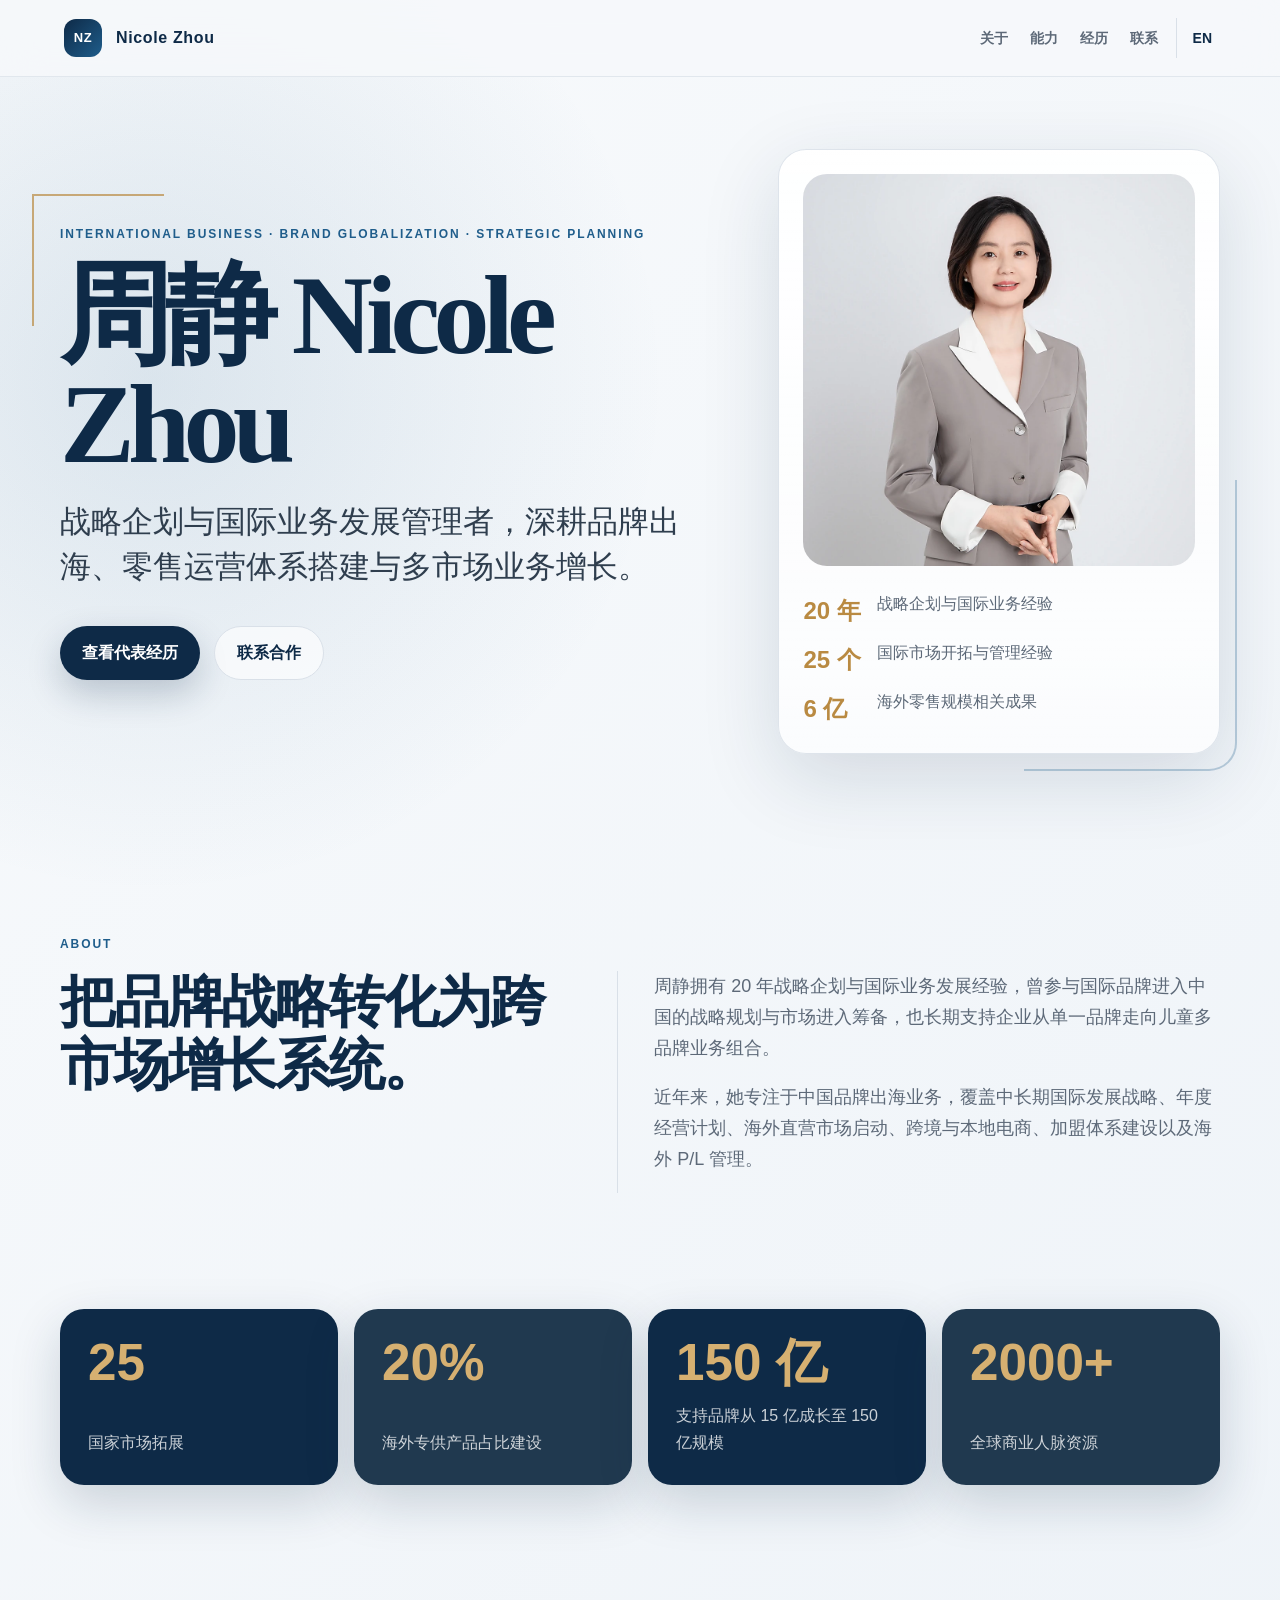
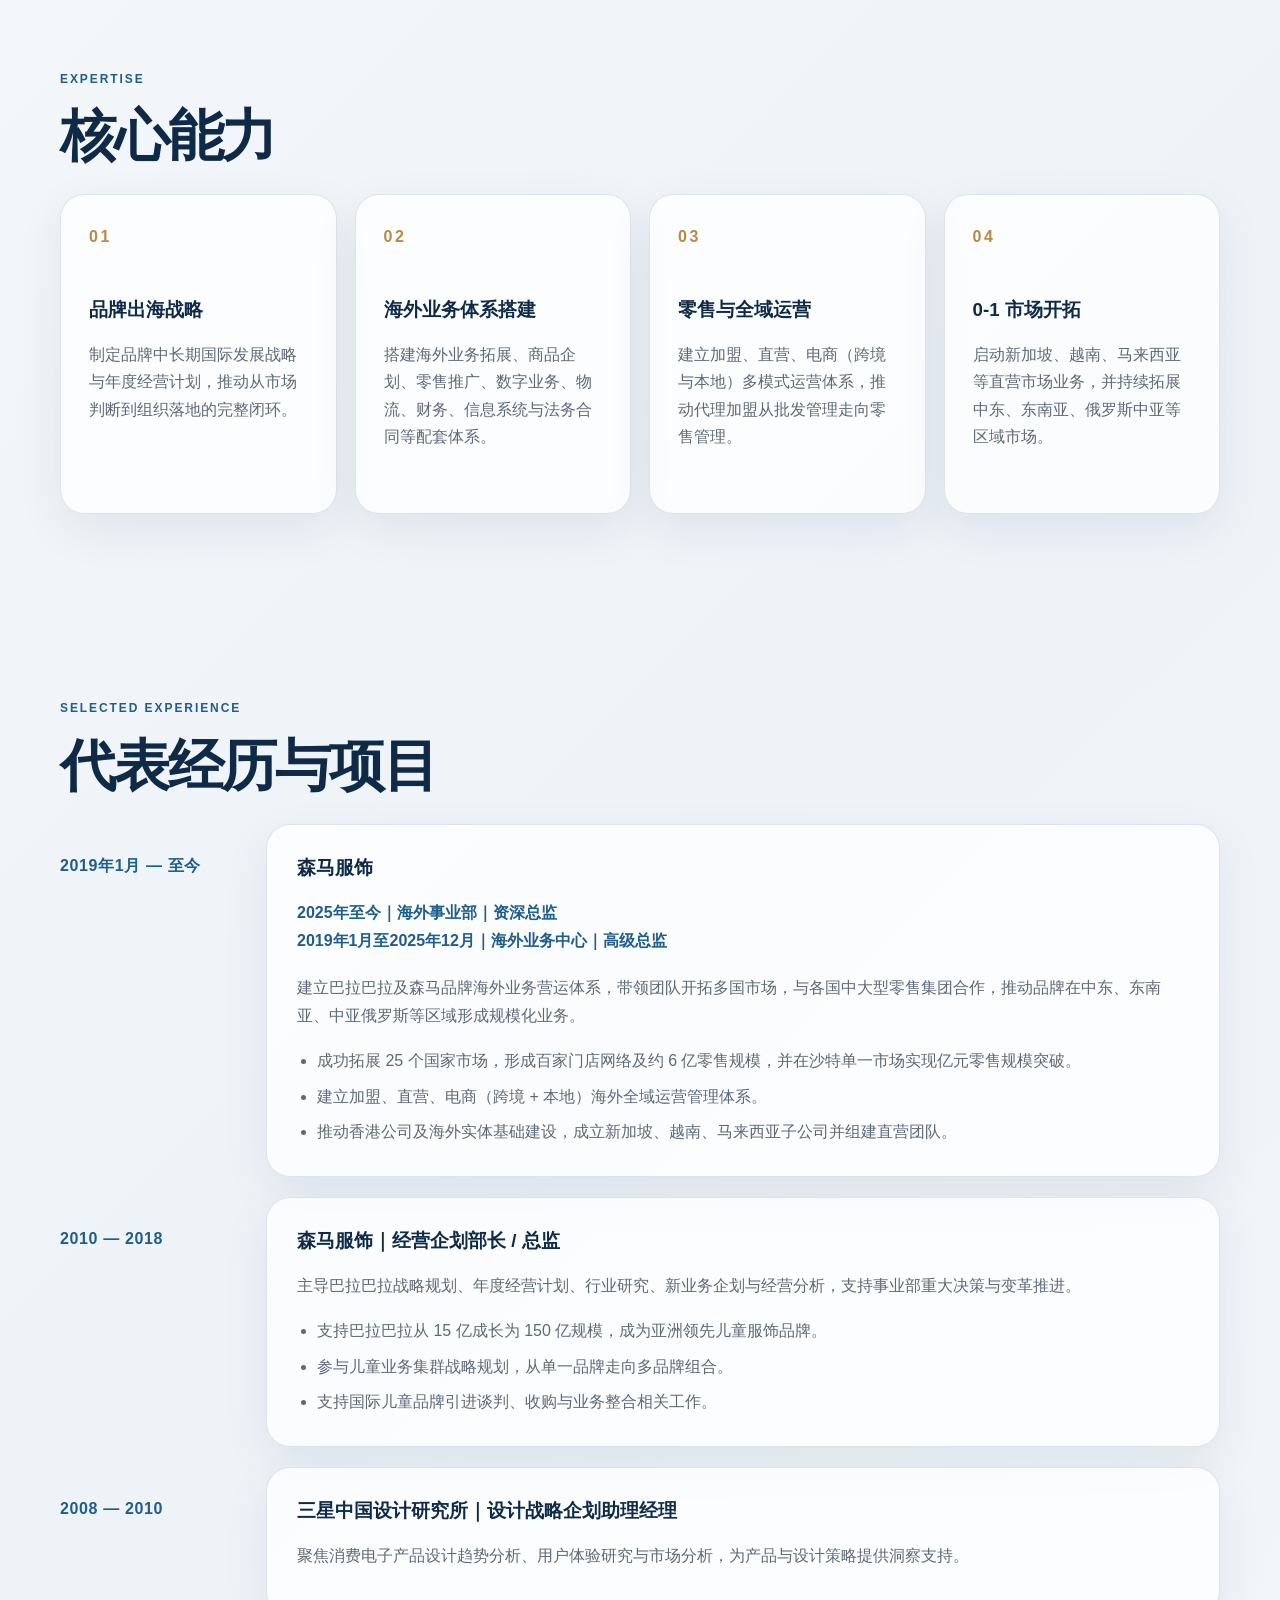
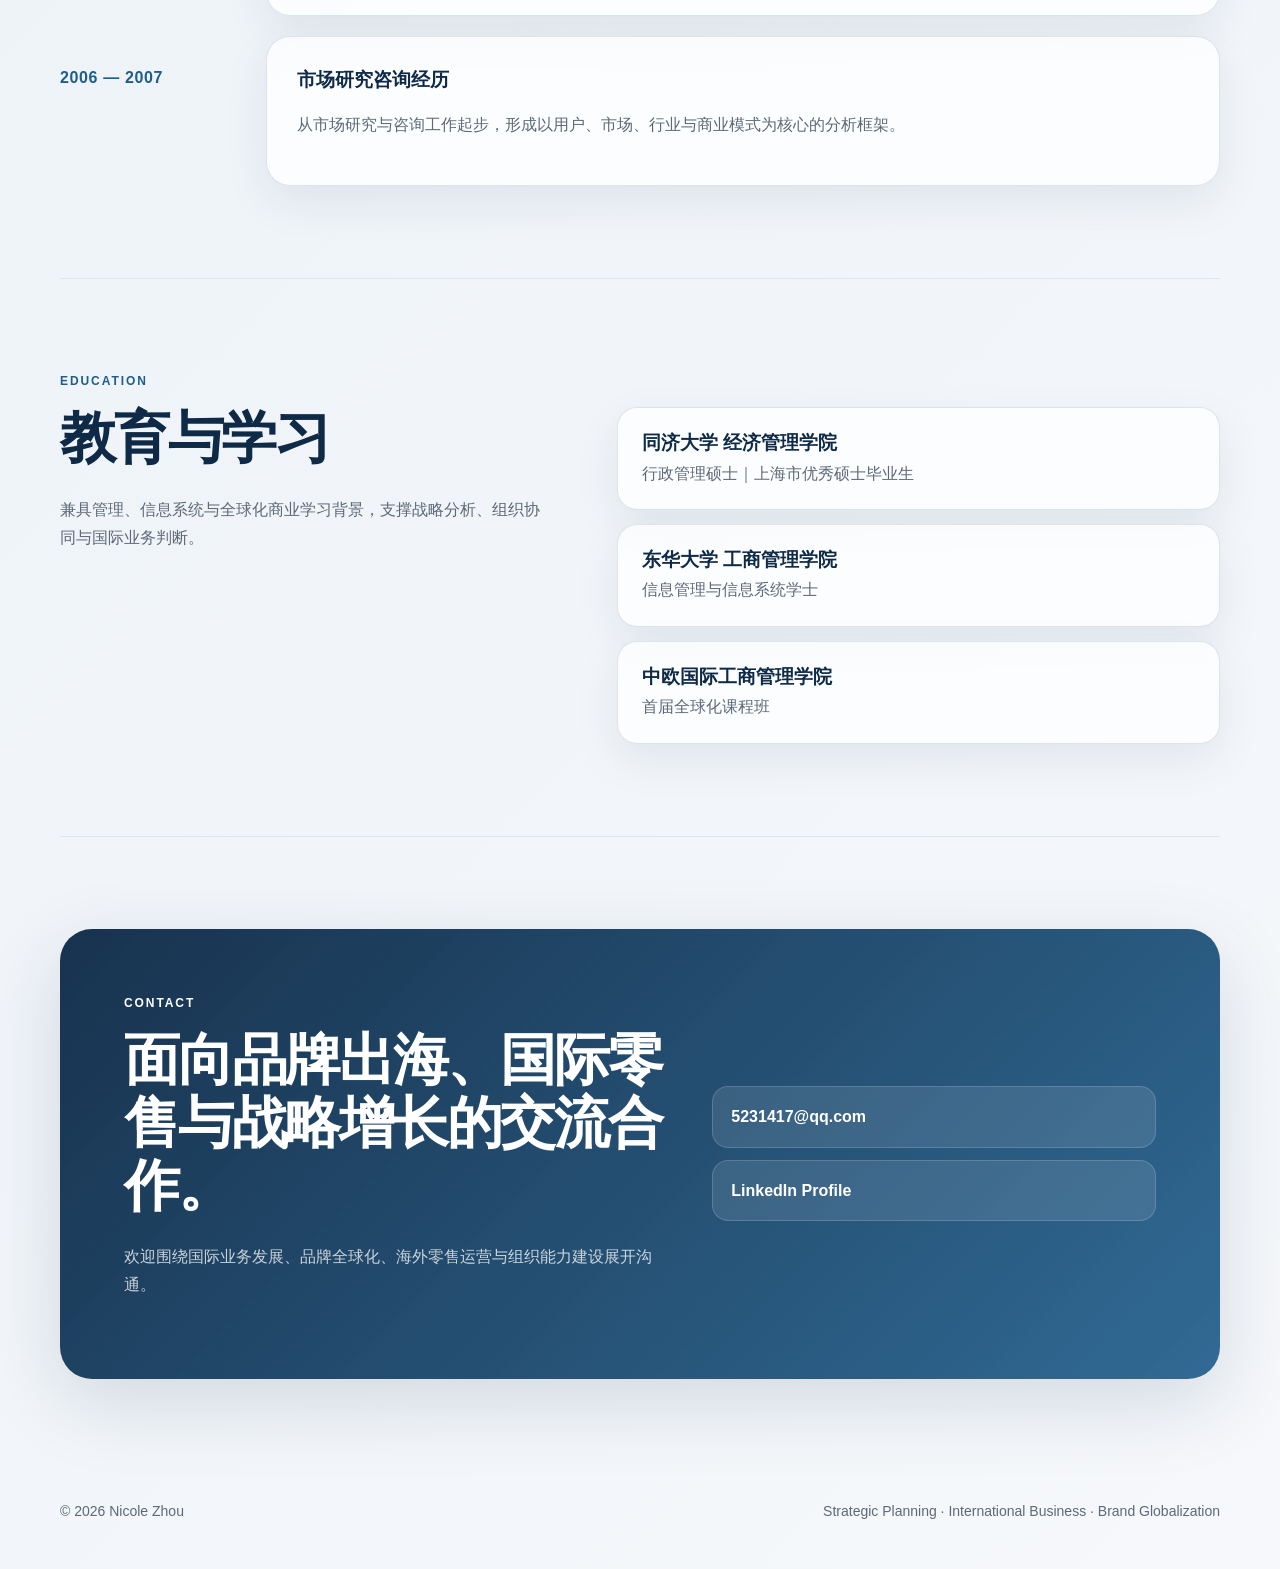
<file: index.html>
﻿<!doctype html>
<html lang="zh-CN">
<head>
  <meta charset="utf-8" />
  <meta name="viewport" content="width=device-width, initial-scale=1" />
  <title>周静 Nicole Zhou｜国际业务与品牌出海</title>
  <meta name="description" content="周静 Nicole Zhou，专注战略企划、国际业务发展、品牌出海与零售运营管理的个人作品集网站。" />
  <link rel="canonical" href="https://zjivy.github.io/zhoujing-portfolio/" />
  <link rel="alternate" hreflang="zh-CN" href="https://zjivy.github.io/zhoujing-portfolio/" />
  <link rel="alternate" hreflang="en" href="https://zjivy.github.io/zhoujing-portfolio/en/" />
  <link rel="alternate" hreflang="x-default" href="https://zjivy.github.io/zhoujing-portfolio/" />
  <link rel="stylesheet" href="./styles.css" />
</head>
<body>
  <header class="site-header">
    <a class="brand" href="#top" aria-label="周静个人网站首页">
      <span class="brand-mark">NZ</span>
      <span>Nicole Zhou</span>
    </a>
    <nav class="nav" aria-label="主导航">
      <a href="#about">关于</a>
      <a href="#expertise">能力</a>
      <a href="#work">经历</a>
      <a href="#contact">联系</a>
      <a class="language-link" href="./en/" lang="en" aria-label="View English version">EN</a>
    </nav>
  </header>

  <main id="top">
    <section class="hero section-grid">
      <div class="hero-copy reveal">
        <p class="eyebrow">International Business · Brand Globalization · Strategic Planning</p>
        <h1>周静 Nicole Zhou</h1>
        <p class="lead">战略企划与国际业务发展管理者，深耕品牌出海、零售运营体系搭建与多市场业务增长。</p>
        <div class="hero-actions">
          <a class="button primary" href="#work">查看代表经历</a>
          <a class="button secondary" href="#contact">联系合作</a>
        </div>
      </div>
      <aside class="hero-card reveal delay-1" aria-label="个人概览">
        <div class="portrait-wrap">
          <img src="./assets/zhoujing-profile.webp" alt="周静 Nicole Zhou 职业照片" />
        </div>
        <div class="profile-facts">
          <span>20 年</span>
          <p>战略企划与国际业务经验</p>
          <span>25 个</span>
          <p>国际市场开拓与管理经验</p>
          <span>6 亿</span>
          <p>海外零售规模相关成果</p>
        </div>
      </aside>
    </section>

    <section id="about" class="section about">
      <div class="section-kicker">About</div>
      <div class="split">
        <h2>把品牌战略转化为跨市场增长系统。</h2>
        <div class="copy-block">
          <p>周静拥有 20 年战略企划与国际业务发展经验，曾参与国际品牌进入中国的战略规划与市场进入筹备，也长期支持企业从单一品牌走向儿童多品牌业务组合。</p>
          <p>近年来，她专注于中国品牌出海业务，覆盖中长期国际发展战略、年度经营计划、海外直营市场启动、跨境与本地电商、加盟体系建设以及海外 P/L 管理。</p>
        </div>
      </div>
    </section>

    <section class="metrics section" aria-label="关键成果">
      <div class="metric reveal">
        <strong>25</strong>
        <span>国家市场拓展</span>
      </div>
      <div class="metric reveal delay-1">
        <strong>20%</strong>
        <span>海外专供产品占比建设</span>
      </div>
      <div class="metric reveal delay-2">
        <strong>150 亿</strong>
        <span>支持品牌从 15 亿成长至 150 亿规模</span>
      </div>
      <div class="metric reveal delay-3">
        <strong>2000+</strong>
        <span>全球商业人脉资源</span>
      </div>
    </section>

    <section id="expertise" class="section expertise">
      <div class="section-kicker">Expertise</div>
      <h2>核心能力</h2>
      <div class="cards">
        <article class="card reveal">
          <span class="card-index">01</span>
          <h3>品牌出海战略</h3>
          <p>制定品牌中长期国际发展战略与年度经营计划，推动从市场判断到组织落地的完整闭环。</p>
        </article>
        <article class="card reveal delay-1">
          <span class="card-index">02</span>
          <h3>海外业务体系搭建</h3>
          <p>搭建海外业务拓展、商品企划、零售推广、数字业务、物流、财务、信息系统与法务合同等配套体系。</p>
        </article>
        <article class="card reveal delay-2">
          <span class="card-index">03</span>
          <h3>零售与全域运营</h3>
          <p>建立加盟、直营、电商（跨境与本地）多模式运营体系，推动代理加盟从批发管理走向零售管理。</p>
        </article>
        <article class="card reveal delay-3">
          <span class="card-index">04</span>
          <h3>0-1 市场开拓</h3>
          <p>启动新加坡、越南、马来西亚等直营市场业务，并持续拓展中东、东南亚、俄罗斯中亚等区域市场。</p>
        </article>
      </div>
    </section>

    <section id="work" class="section work">
      <div class="section-kicker">Selected Experience</div>
      <h2>代表经历与项目</h2>
      <div class="timeline">
        <article class="timeline-item reveal">
          <div class="time">2019年1月 — 至今</div>
          <div class="timeline-card">
            <h3>森马服饰</h3>
            <p class="role-history"><strong>2025年至今｜海外事业部｜资深总监</strong><br /><strong>2019年1月至2025年12月｜海外业务中心｜高级总监</strong></p>
            <p>建立巴拉巴拉及森马品牌海外业务营运体系，带领团队开拓多国市场，与各国中大型零售集团合作，推动品牌在中东、东南亚、中亚俄罗斯等区域形成规模化业务。</p>
            <ul>
              <li>成功拓展 25 个国家市场，形成百家门店网络及约 6 亿零售规模，并在沙特单一市场实现亿元零售规模突破。</li>
              <li>建立加盟、直营、电商（跨境 + 本地）海外全域运营管理体系。</li>
              <li>推动香港公司及海外实体基础建设，成立新加坡、越南、马来西亚子公司并组建直营团队。</li>
            </ul>
          </div>
        </article>
        <article class="timeline-item reveal delay-1">
          <div class="time">2010 — 2018</div>
          <div class="timeline-card">
            <h3>森马服饰｜经营企划部长 / 总监</h3>
            <p>主导巴拉巴拉战略规划、年度经营计划、行业研究、新业务企划与经营分析，支持事业部重大决策与变革推进。</p>
            <ul>
              <li>支持巴拉巴拉从 15 亿成长为 150 亿规模，成为亚洲领先儿童服饰品牌。</li>
              <li>参与儿童业务集群战略规划，从单一品牌走向多品牌组合。</li>
              <li>支持国际儿童品牌引进谈判、收购与业务整合相关工作。</li>
            </ul>
          </div>
        </article>
        <article class="timeline-item reveal delay-2">
          <div class="time">2008 — 2010</div>
          <div class="timeline-card">
            <h3>三星中国设计研究所｜设计战略企划助理经理</h3>
            <p>聚焦消费电子产品设计趋势分析、用户体验研究与市场分析，为产品与设计策略提供洞察支持。</p>
          </div>
        </article>
        <article class="timeline-item reveal delay-3">
          <div class="time">2006 — 2007</div>
          <div class="timeline-card">
            <h3>市场研究咨询经历</h3>
            <p>从市场研究与咨询工作起步，形成以用户、市场、行业与商业模式为核心的分析框架。</p>
          </div>
        </article>
      </div>
    </section>

    <section class="section education">
      <div class="section-kicker">Education</div>
      <div class="education-grid">
        <div>
          <h2>教育与学习</h2>
          <p>兼具管理、信息系统与全球化商业学习背景，支撑战略分析、组织协同与国际业务判断。</p>
        </div>
        <div class="edu-list">
          <article>
            <h3>同济大学 经济管理学院</h3>
            <p>行政管理硕士｜上海市优秀硕士毕业生</p>
          </article>
          <article>
            <h3>东华大学 工商管理学院</h3>
            <p>信息管理与信息系统学士</p>
          </article>
          <article>
            <h3>中欧国际工商管理学院</h3>
            <p>首届全球化课程班</p>
          </article>
        </div>
      </div>
    </section>

    <section id="contact" class="section contact">
      <div class="contact-panel reveal">
        <div>
          <div class="section-kicker">Contact</div>
          <h2>面向品牌出海、国际零售与战略增长的交流合作。</h2>
          <p>欢迎围绕国际业务发展、品牌全球化、海外零售运营与组织能力建设展开沟通。</p>
        </div>
        <div class="contact-links">
          <a href="mailto:5231417@qq.com">5231417@qq.com</a>
          <a href="https://www.linkedin.com/in/nicole-zhou-3ba144138" target="_blank" rel="noopener noreferrer">LinkedIn Profile</a>
        </div>
      </div>
    </section>
  </main>

  <footer class="footer">
    <span>© 2026 Nicole Zhou</span>
    <span>Strategic Planning · International Business · Brand Globalization</span>
  </footer>
</body>
</html>
</file>
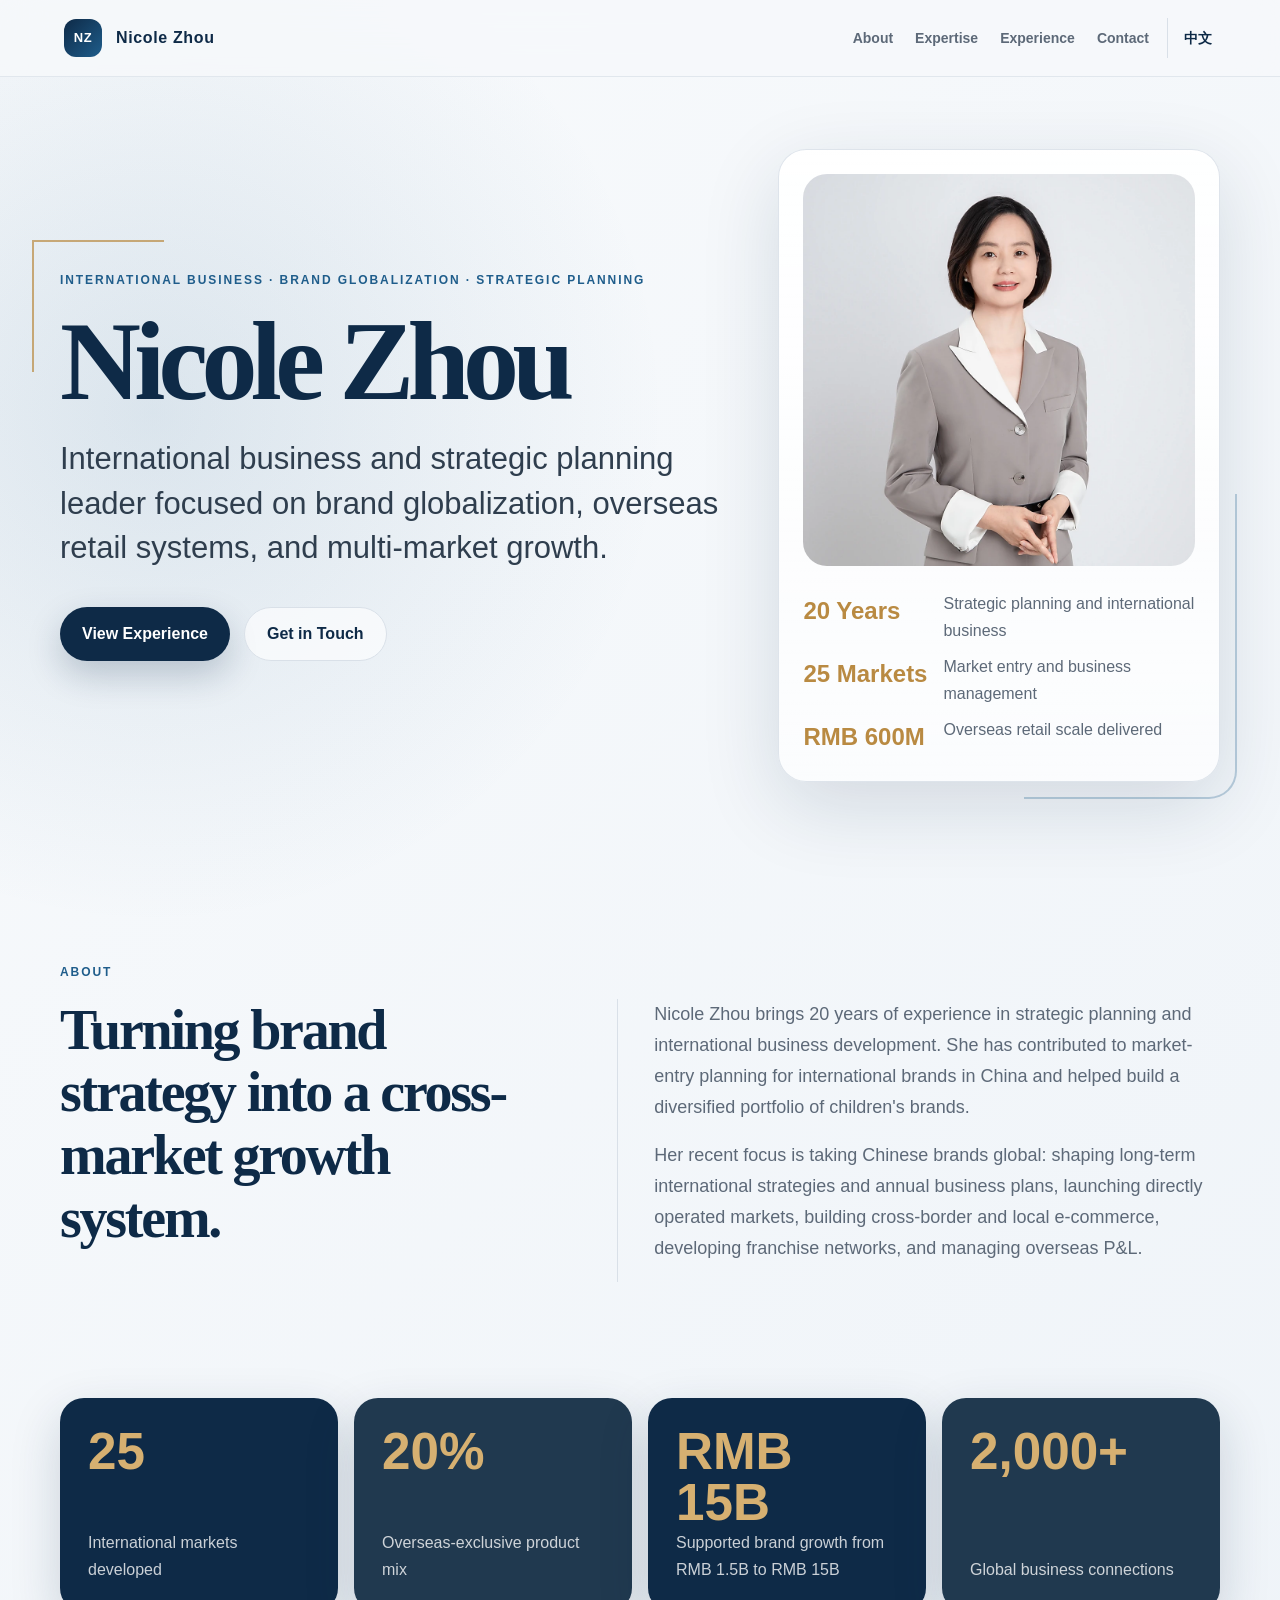
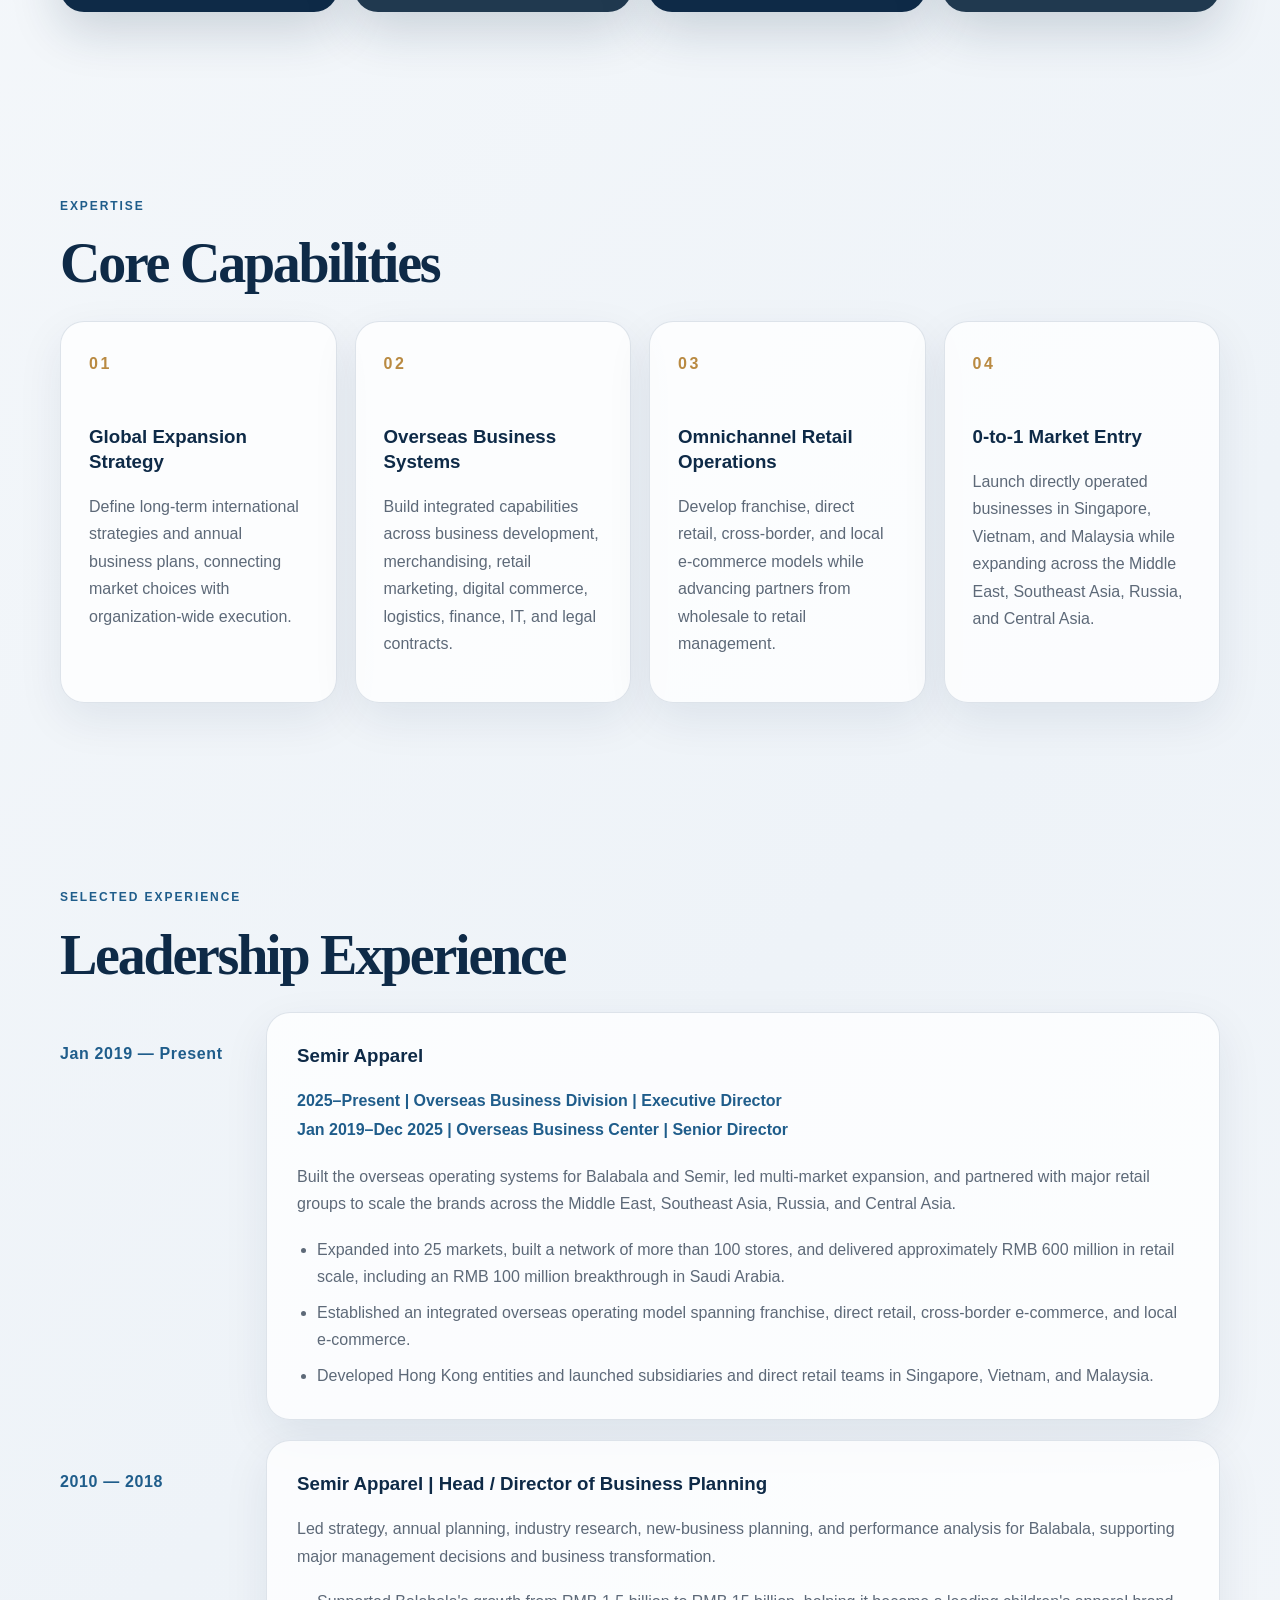
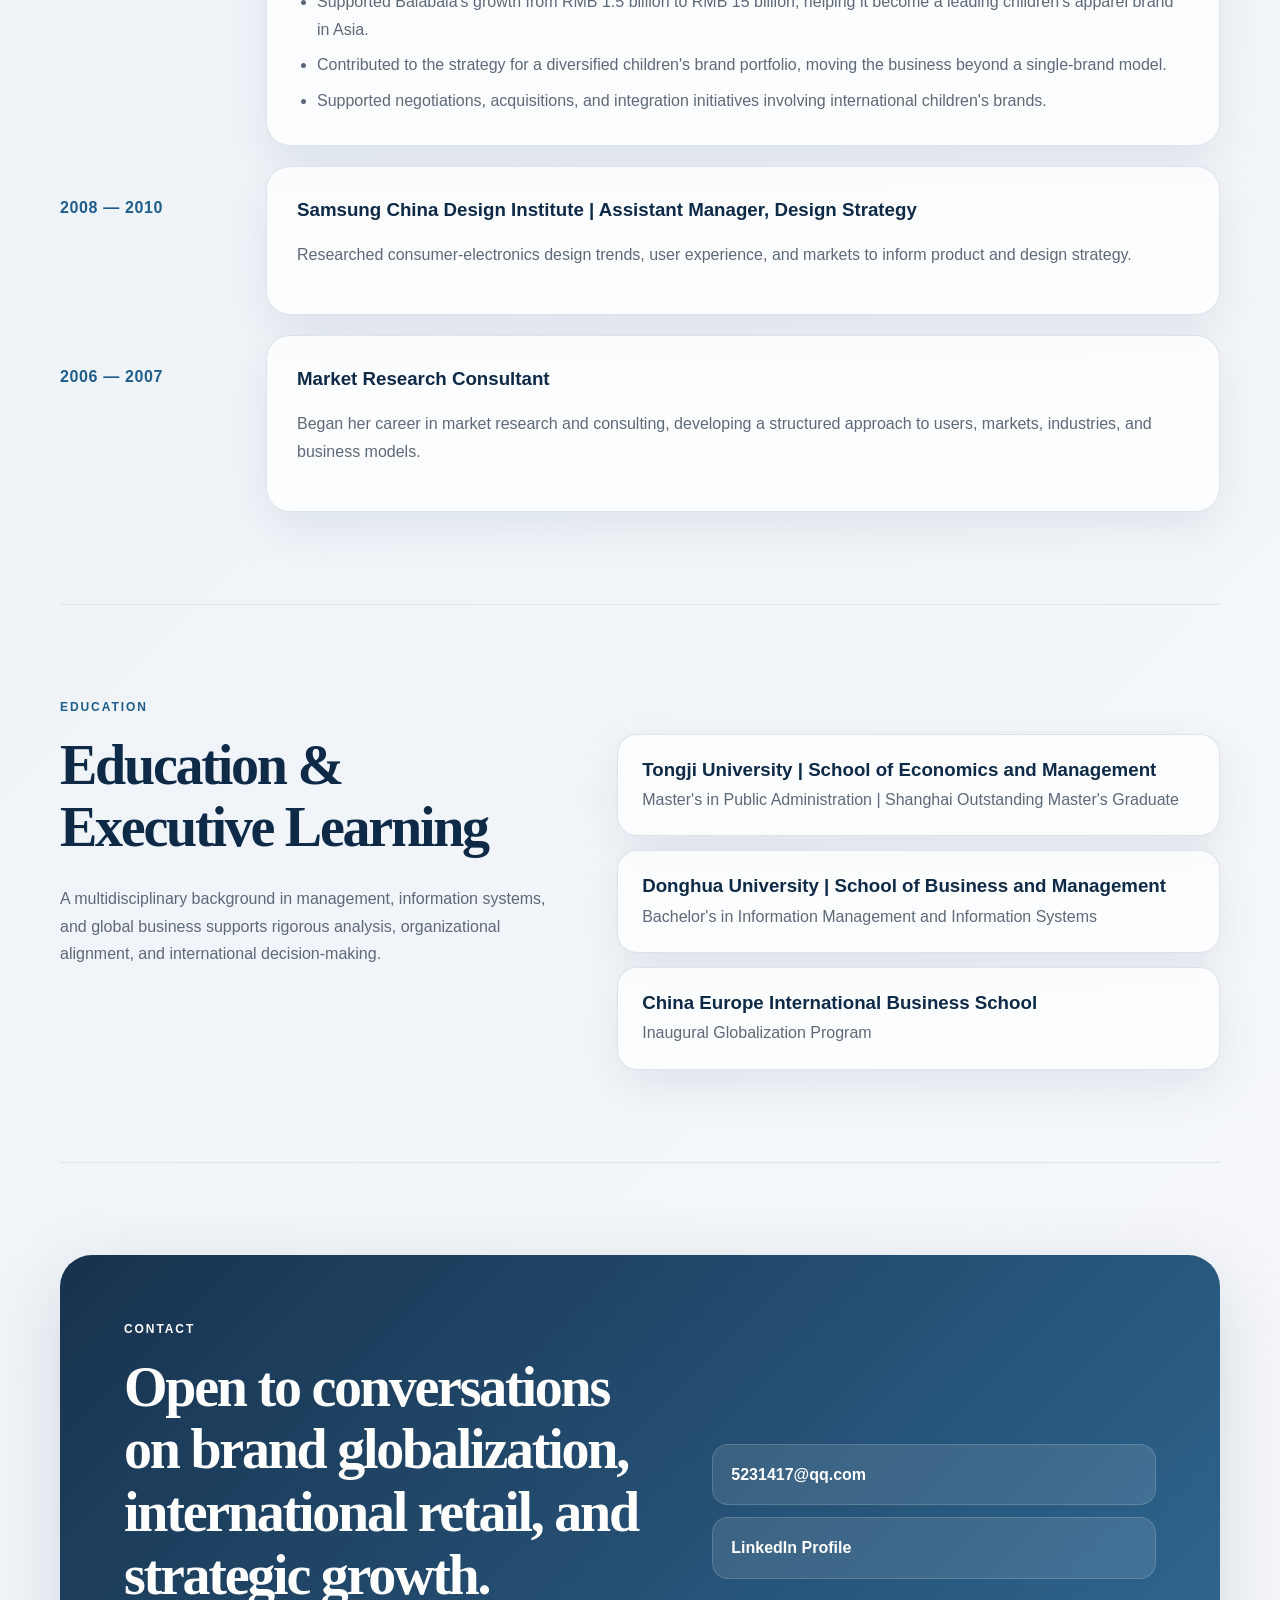
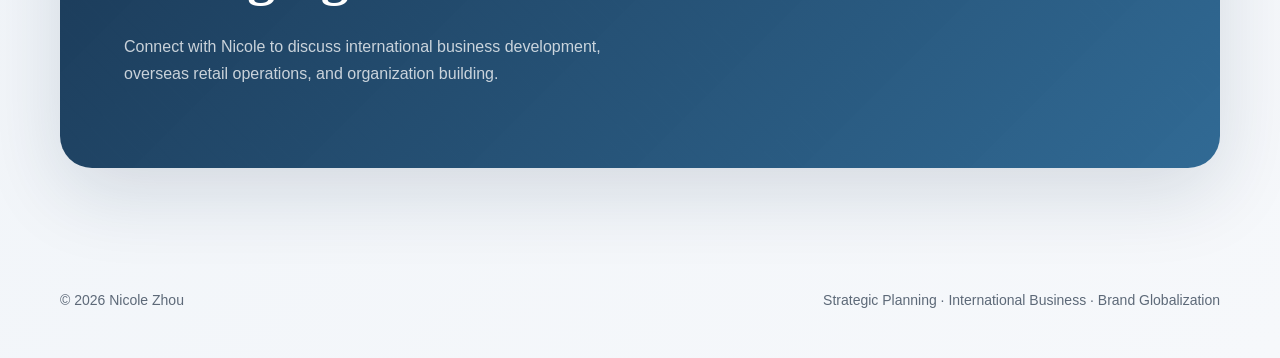
<file: en/index.html>
<!doctype html>
<html lang="en">
<head>
  <meta charset="utf-8" />
  <meta name="viewport" content="width=device-width, initial-scale=1" />
  <title>Nicole Zhou | International Business & Brand Globalization</title>
  <meta name="description" content="Nicole Zhou is an international business and strategic planning leader specializing in brand globalization, overseas retail operations, and multi-market growth." />
  <link rel="canonical" href="https://zjivy.github.io/zhoujing-portfolio/en/" />
  <link rel="alternate" hreflang="zh-CN" href="https://zjivy.github.io/zhoujing-portfolio/" />
  <link rel="alternate" hreflang="en" href="https://zjivy.github.io/zhoujing-portfolio/en/" />
  <link rel="alternate" hreflang="x-default" href="https://zjivy.github.io/zhoujing-portfolio/" />
  <link rel="stylesheet" href="../styles.css" />
</head>
<body>
  <header class="site-header">
    <a class="brand" href="#top" aria-label="Nicole Zhou portfolio home">
      <span class="brand-mark">NZ</span>
      <span>Nicole Zhou</span>
    </a>
    <nav class="nav" aria-label="Main navigation">
      <a href="#about">About</a>
      <a href="#expertise">Expertise</a>
      <a href="#work">Experience</a>
      <a href="#contact">Contact</a>
      <a class="language-link" href="../" lang="zh-CN" aria-label="查看中文版本">中文</a>
    </nav>
  </header>

  <main id="top">
    <section class="hero section-grid">
      <div class="hero-copy reveal">
        <p class="eyebrow">International Business · Brand Globalization · Strategic Planning</p>
        <h1>Nicole Zhou</h1>
        <p class="lead">International business and strategic planning leader focused on brand globalization, overseas retail systems, and multi-market growth.</p>
        <div class="hero-actions">
          <a class="button primary" href="#work">View Experience</a>
          <a class="button secondary" href="#contact">Get in Touch</a>
        </div>
      </div>
      <aside class="hero-card reveal delay-1" aria-label="Professional overview">
        <div class="portrait-wrap">
          <img src="../assets/zhoujing-profile.webp" alt="Professional portrait of Nicole Zhou" />
        </div>
        <div class="profile-facts">
          <span>20 Years</span>
          <p>Strategic planning and international business</p>
          <span>25 Markets</span>
          <p>Market entry and business management</p>
          <span>RMB 600M</span>
          <p>Overseas retail scale delivered</p>
        </div>
      </aside>
    </section>

    <section id="about" class="section about">
      <div class="section-kicker">About</div>
      <div class="split">
        <h2>Turning brand strategy into a cross-market growth system.</h2>
        <div class="copy-block">
          <p>Nicole Zhou brings 20 years of experience in strategic planning and international business development. She has contributed to market-entry planning for international brands in China and helped build a diversified portfolio of children's brands.</p>
          <p>Her recent focus is taking Chinese brands global: shaping long-term international strategies and annual business plans, launching directly operated markets, building cross-border and local e-commerce, developing franchise networks, and managing overseas P&amp;L.</p>
        </div>
      </div>
    </section>

    <section class="metrics section" aria-label="Selected results">
      <div class="metric reveal">
        <strong>25</strong>
        <span>International markets developed</span>
      </div>
      <div class="metric reveal delay-1">
        <strong>20%</strong>
        <span>Overseas-exclusive product mix</span>
      </div>
      <div class="metric reveal delay-2">
        <strong>RMB 15B</strong>
        <span>Supported brand growth from RMB 1.5B to RMB 15B</span>
      </div>
      <div class="metric reveal delay-3">
        <strong>2,000+</strong>
        <span>Global business connections</span>
      </div>
    </section>

    <section id="expertise" class="section expertise">
      <div class="section-kicker">Expertise</div>
      <h2>Core Capabilities</h2>
      <div class="cards">
        <article class="card reveal">
          <span class="card-index">01</span>
          <h3>Global Expansion Strategy</h3>
          <p>Define long-term international strategies and annual business plans, connecting market choices with organization-wide execution.</p>
        </article>
        <article class="card reveal delay-1">
          <span class="card-index">02</span>
          <h3>Overseas Business Systems</h3>
          <p>Build integrated capabilities across business development, merchandising, retail marketing, digital commerce, logistics, finance, IT, and legal contracts.</p>
        </article>
        <article class="card reveal delay-2">
          <span class="card-index">03</span>
          <h3>Omnichannel Retail Operations</h3>
          <p>Develop franchise, direct retail, cross-border, and local e-commerce models while advancing partners from wholesale to retail management.</p>
        </article>
        <article class="card reveal delay-3">
          <span class="card-index">04</span>
          <h3>0-to-1 Market Entry</h3>
          <p>Launch directly operated businesses in Singapore, Vietnam, and Malaysia while expanding across the Middle East, Southeast Asia, Russia, and Central Asia.</p>
        </article>
      </div>
    </section>

    <section id="work" class="section work">
      <div class="section-kicker">Selected Experience</div>
      <h2>Leadership Experience</h2>
      <div class="timeline">
        <article class="timeline-item reveal">
          <div class="time">Jan 2019 — Present</div>
          <div class="timeline-card">
            <h3>Semir Apparel</h3>
            <p class="role-history"><strong>2025–Present | Overseas Business Division | Executive Director</strong><br /><strong>Jan 2019–Dec 2025 | Overseas Business Center | Senior Director</strong></p>
            <p>Built the overseas operating systems for Balabala and Semir, led multi-market expansion, and partnered with major retail groups to scale the brands across the Middle East, Southeast Asia, Russia, and Central Asia.</p>
            <ul>
              <li>Expanded into 25 markets, built a network of more than 100 stores, and delivered approximately RMB 600 million in retail scale, including an RMB 100 million breakthrough in Saudi Arabia.</li>
              <li>Established an integrated overseas operating model spanning franchise, direct retail, cross-border e-commerce, and local e-commerce.</li>
              <li>Developed Hong Kong entities and launched subsidiaries and direct retail teams in Singapore, Vietnam, and Malaysia.</li>
            </ul>
          </div>
        </article>
        <article class="timeline-item reveal delay-1">
          <div class="time">2010 — 2018</div>
          <div class="timeline-card">
            <h3>Semir Apparel | Head / Director of Business Planning</h3>
            <p>Led strategy, annual planning, industry research, new-business planning, and performance analysis for Balabala, supporting major management decisions and business transformation.</p>
            <ul>
              <li>Supported Balabala's growth from RMB 1.5 billion to RMB 15 billion, helping it become a leading children's apparel brand in Asia.</li>
              <li>Contributed to the strategy for a diversified children's brand portfolio, moving the business beyond a single-brand model.</li>
              <li>Supported negotiations, acquisitions, and integration initiatives involving international children's brands.</li>
            </ul>
          </div>
        </article>
        <article class="timeline-item reveal delay-2">
          <div class="time">2008 — 2010</div>
          <div class="timeline-card">
            <h3>Samsung China Design Institute | Assistant Manager, Design Strategy</h3>
            <p>Researched consumer-electronics design trends, user experience, and markets to inform product and design strategy.</p>
          </div>
        </article>
        <article class="timeline-item reveal delay-3">
          <div class="time">2006 — 2007</div>
          <div class="timeline-card">
            <h3>Market Research Consultant</h3>
            <p>Began her career in market research and consulting, developing a structured approach to users, markets, industries, and business models.</p>
          </div>
        </article>
      </div>
    </section>

    <section class="section education">
      <div class="section-kicker">Education</div>
      <div class="education-grid">
        <div>
          <h2>Education &amp; Executive Learning</h2>
          <p>A multidisciplinary background in management, information systems, and global business supports rigorous analysis, organizational alignment, and international decision-making.</p>
        </div>
        <div class="edu-list">
          <article>
            <h3>Tongji University | School of Economics and Management</h3>
            <p>Master's in Public Administration | Shanghai Outstanding Master's Graduate</p>
          </article>
          <article>
            <h3>Donghua University | School of Business and Management</h3>
            <p>Bachelor's in Information Management and Information Systems</p>
          </article>
          <article>
            <h3>China Europe International Business School</h3>
            <p>Inaugural Globalization Program</p>
          </article>
        </div>
      </div>
    </section>

    <section id="contact" class="section contact">
      <div class="contact-panel reveal">
        <div>
          <div class="section-kicker">Contact</div>
          <h2>Open to conversations on brand globalization, international retail, and strategic growth.</h2>
          <p>Connect with Nicole to discuss international business development, overseas retail operations, and organization building.</p>
        </div>
        <div class="contact-links">
          <a href="mailto:5231417@qq.com">5231417@qq.com</a>
          <a href="https://www.linkedin.com/in/nicole-zhou-3ba144138" target="_blank" rel="noopener noreferrer">LinkedIn Profile</a>
        </div>
      </div>
    </section>
  </main>

  <footer class="footer">
    <span>© 2026 Nicole Zhou</span>
    <span>Strategic Planning · International Business · Brand Globalization</span>
  </footer>
</body>
</html>
</file>
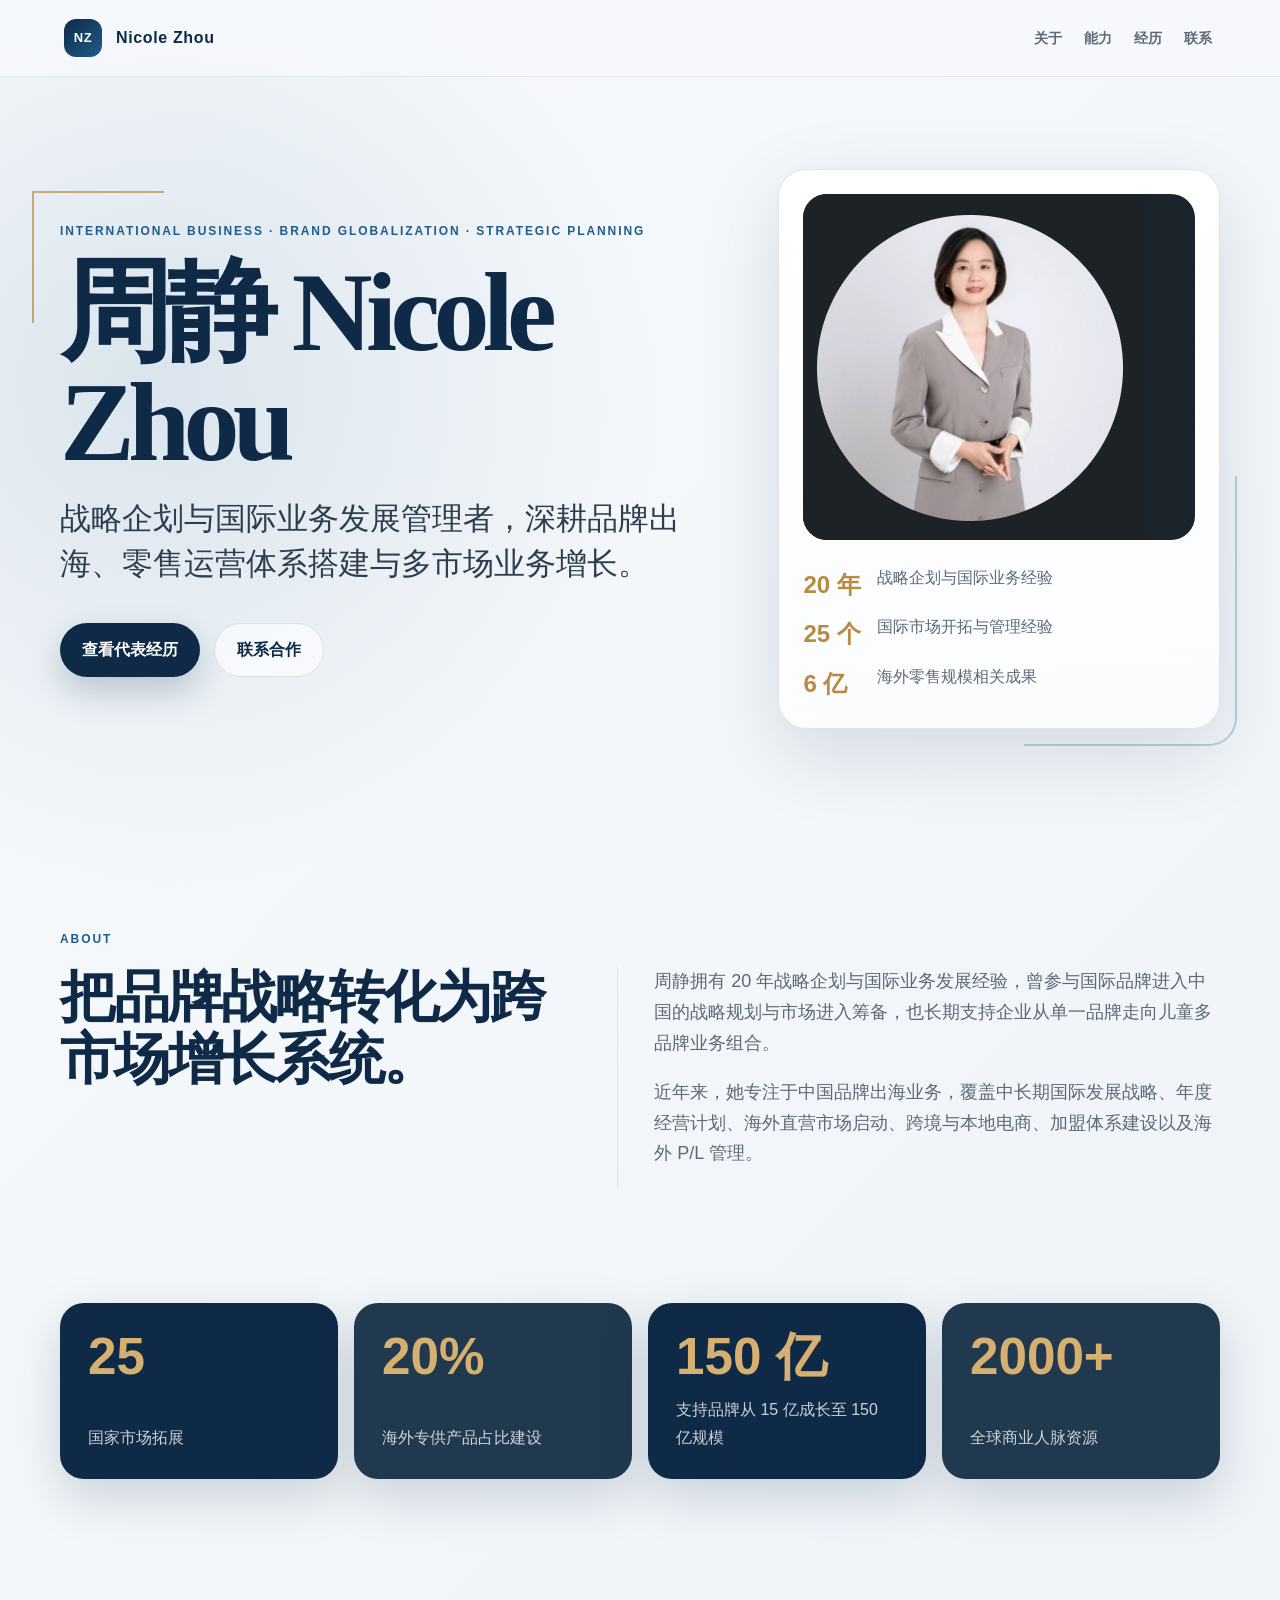
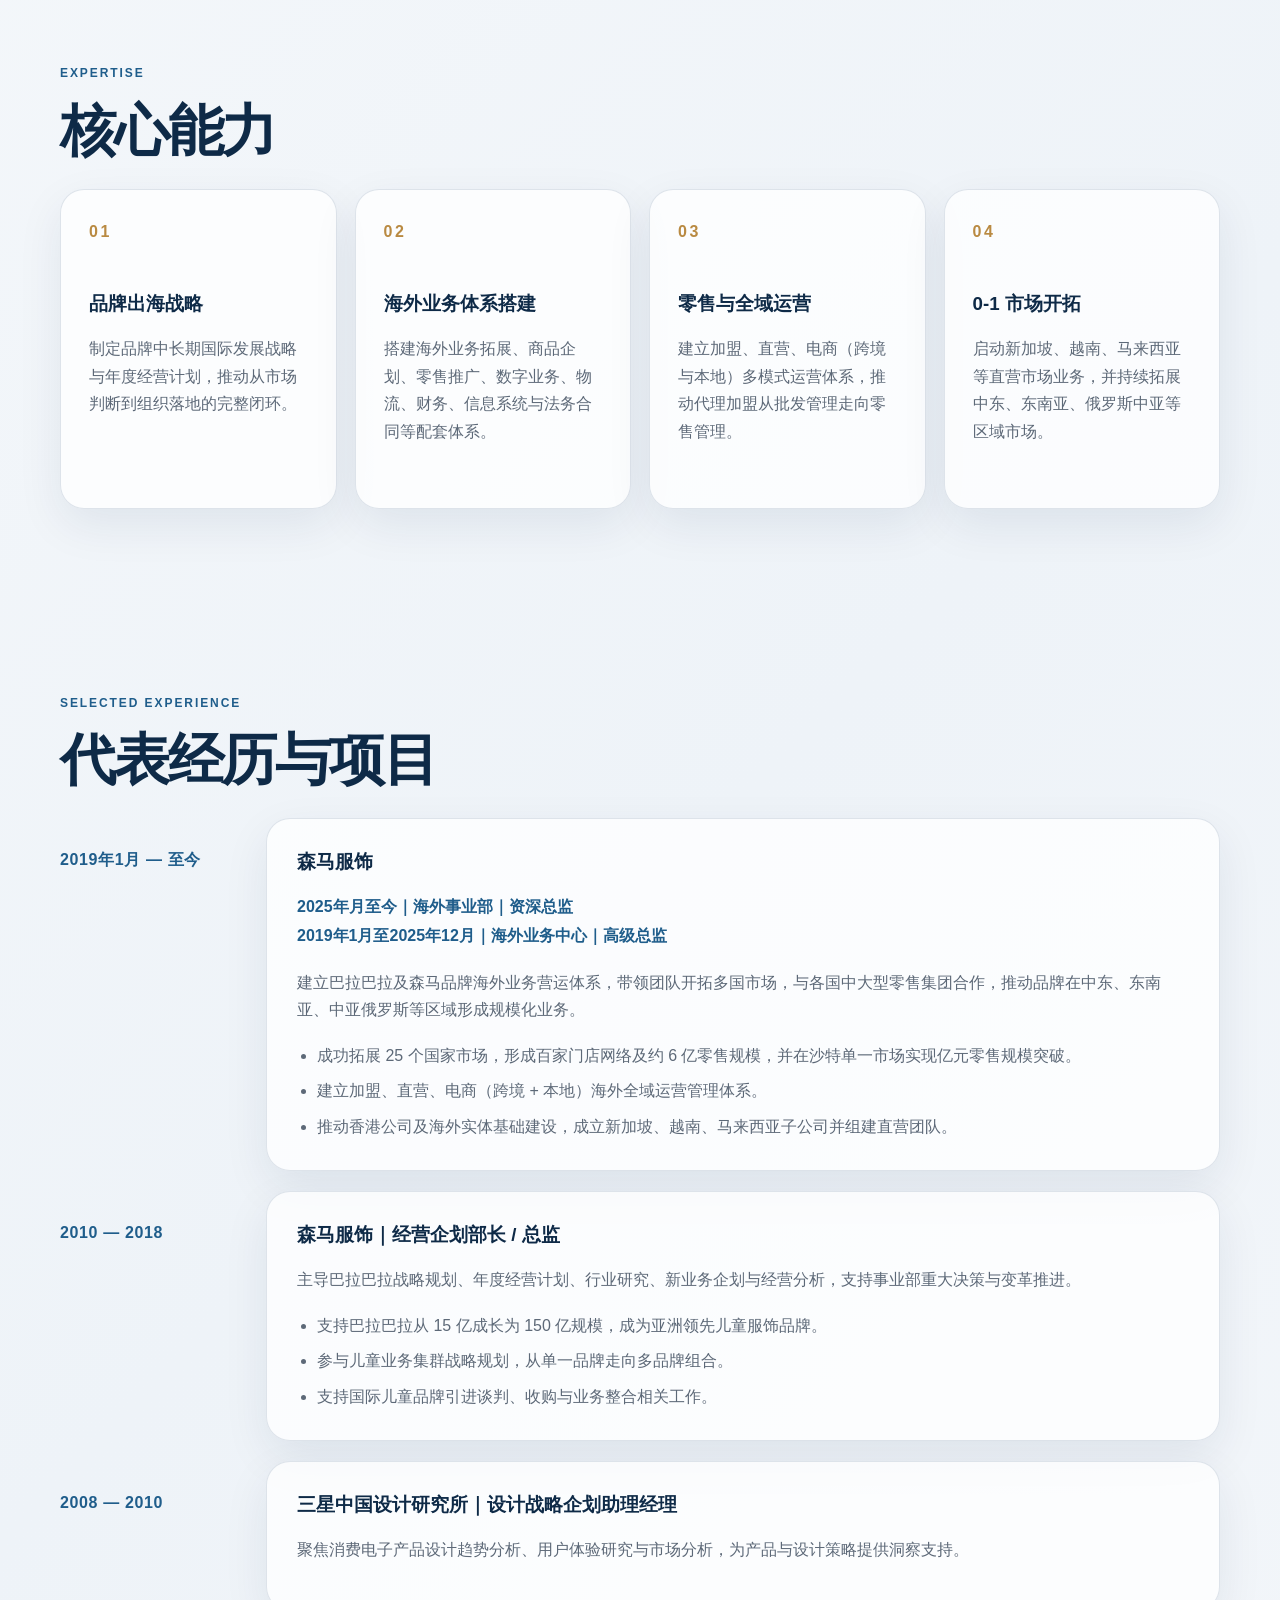
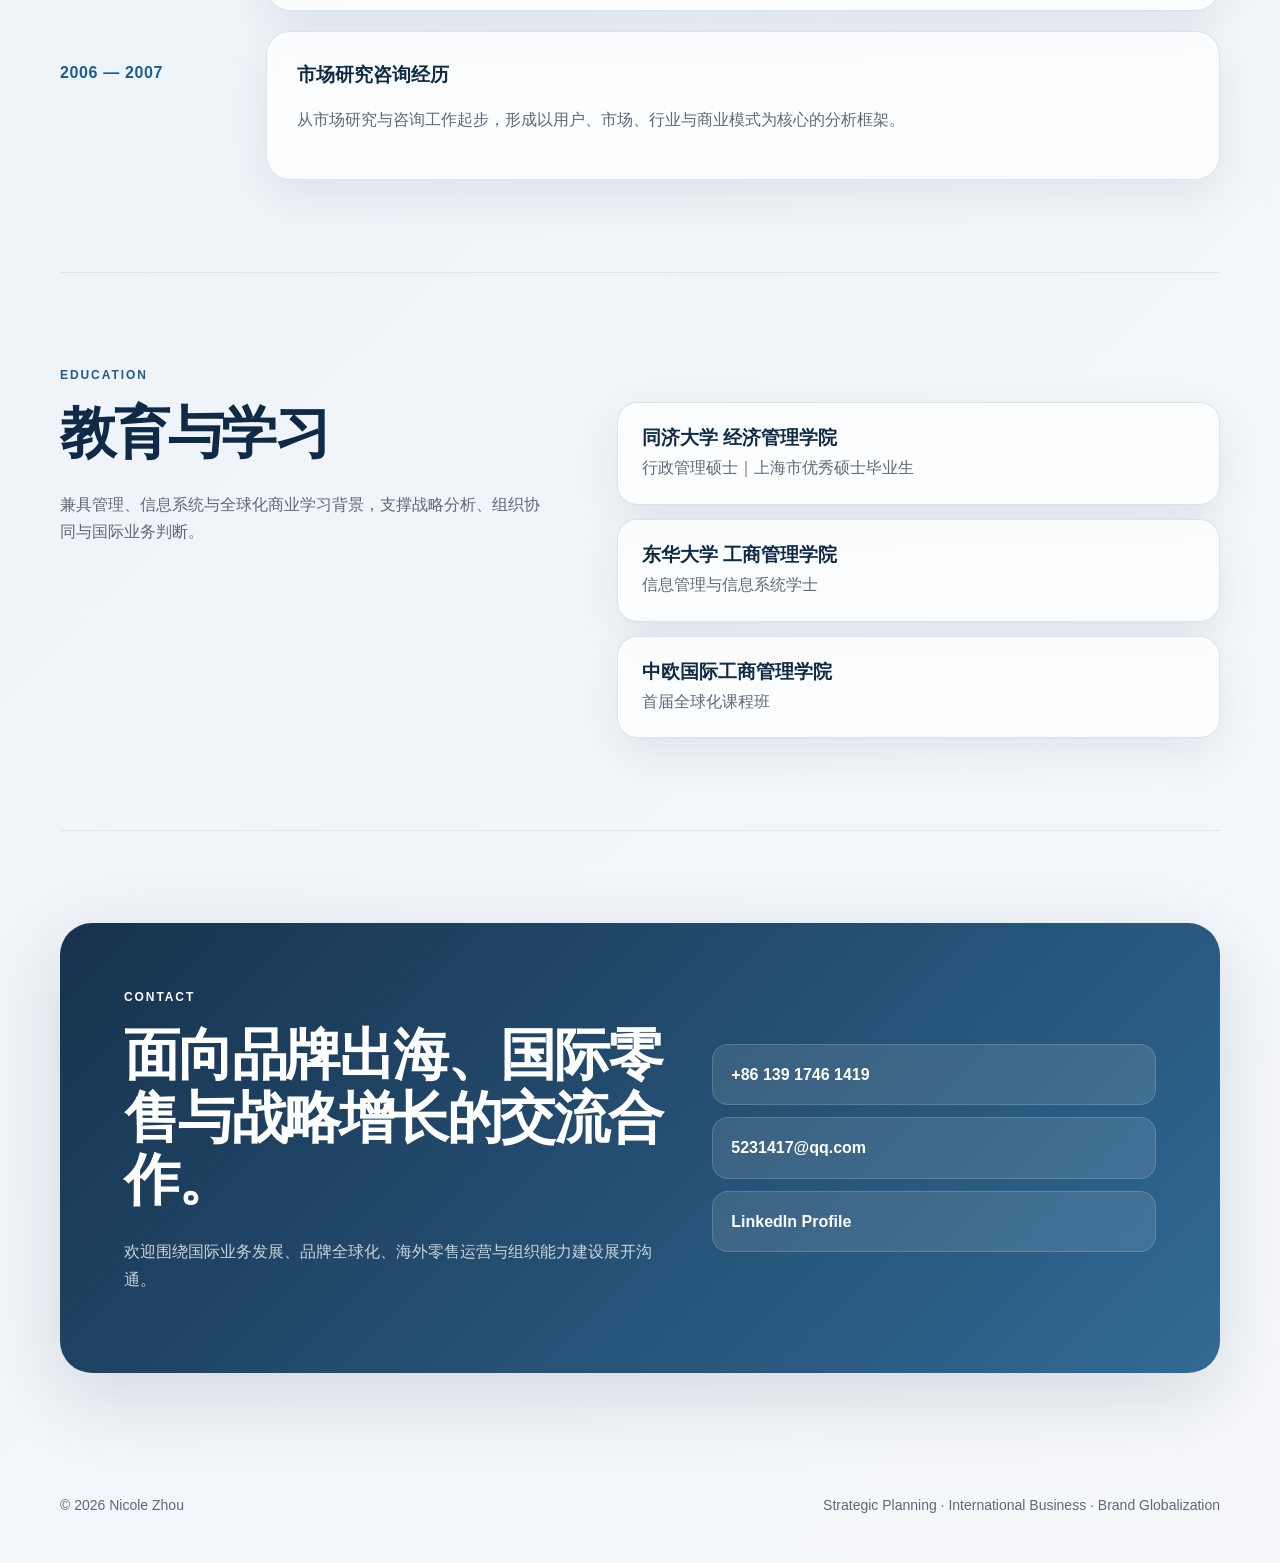
<file: zhoujing-portfolio/index.html>
﻿<!doctype html>
<html lang="zh-CN">
<head>
  <meta charset="utf-8" />
  <meta name="viewport" content="width=device-width, initial-scale=1" />
  <title>周静 Nicole Zhou｜国际业务与品牌出海</title>
  <meta name="description" content="周静 Nicole Zhou，专注战略企划、国际业务发展、品牌出海与零售运营管理的个人作品集网站。" />
  <link rel="stylesheet" href="./styles.css" />
</head>
<body>
  <header class="site-header">
    <a class="brand" href="#top" aria-label="周静个人网站首页">
      <span class="brand-mark">NZ</span>
      <span>Nicole Zhou</span>
    </a>
    <nav class="nav" aria-label="主导航">
      <a href="#about">关于</a>
      <a href="#expertise">能力</a>
      <a href="#work">经历</a>
      <a href="#contact">联系</a>
    </nav>
  </header>

  <main id="top">
    <section class="hero section-grid">
      <div class="hero-copy reveal">
        <p class="eyebrow">International Business · Brand Globalization · Strategic Planning</p>
        <h1>周静 Nicole Zhou</h1>
        <p class="lead">战略企划与国际业务发展管理者，深耕品牌出海、零售运营体系搭建与多市场业务增长。</p>
        <div class="hero-actions">
          <a class="button primary" href="#work">查看代表经历</a>
          <a class="button secondary" href="#contact">联系合作</a>
        </div>
      </div>
      <aside class="hero-card reveal delay-1" aria-label="个人概览">
        <div class="portrait-wrap">
          <img src="./assets/zhoujing-profile.png" alt="周静 Nicole Zhou 职业照片" />
        </div>
        <div class="profile-facts">
          <span>20 年</span>
          <p>战略企划与国际业务经验</p>
          <span>25 个</span>
          <p>国际市场开拓与管理经验</p>
          <span>6 亿</span>
          <p>海外零售规模相关成果</p>
        </div>
      </aside>
    </section>

    <section id="about" class="section about">
      <div class="section-kicker">About</div>
      <div class="split">
        <h2>把品牌战略转化为跨市场增长系统。</h2>
        <div class="copy-block">
          <p>周静拥有 20 年战略企划与国际业务发展经验，曾参与国际品牌进入中国的战略规划与市场进入筹备，也长期支持企业从单一品牌走向儿童多品牌业务组合。</p>
          <p>近年来，她专注于中国品牌出海业务，覆盖中长期国际发展战略、年度经营计划、海外直营市场启动、跨境与本地电商、加盟体系建设以及海外 P/L 管理。</p>
        </div>
      </div>
    </section>

    <section class="metrics section" aria-label="关键成果">
      <div class="metric reveal">
        <strong>25</strong>
        <span>国家市场拓展</span>
      </div>
      <div class="metric reveal delay-1">
        <strong>20%</strong>
        <span>海外专供产品占比建设</span>
      </div>
      <div class="metric reveal delay-2">
        <strong>150 亿</strong>
        <span>支持品牌从 15 亿成长至 150 亿规模</span>
      </div>
      <div class="metric reveal delay-3">
        <strong>2000+</strong>
        <span>全球商业人脉资源</span>
      </div>
    </section>

    <section id="expertise" class="section expertise">
      <div class="section-kicker">Expertise</div>
      <h2>核心能力</h2>
      <div class="cards">
        <article class="card reveal">
          <span class="card-index">01</span>
          <h3>品牌出海战略</h3>
          <p>制定品牌中长期国际发展战略与年度经营计划，推动从市场判断到组织落地的完整闭环。</p>
        </article>
        <article class="card reveal delay-1">
          <span class="card-index">02</span>
          <h3>海外业务体系搭建</h3>
          <p>搭建海外业务拓展、商品企划、零售推广、数字业务、物流、财务、信息系统与法务合同等配套体系。</p>
        </article>
        <article class="card reveal delay-2">
          <span class="card-index">03</span>
          <h3>零售与全域运营</h3>
          <p>建立加盟、直营、电商（跨境与本地）多模式运营体系，推动代理加盟从批发管理走向零售管理。</p>
        </article>
        <article class="card reveal delay-3">
          <span class="card-index">04</span>
          <h3>0-1 市场开拓</h3>
          <p>启动新加坡、越南、马来西亚等直营市场业务，并持续拓展中东、东南亚、俄罗斯中亚等区域市场。</p>
        </article>
      </div>
    </section>

    <section id="work" class="section work">
      <div class="section-kicker">Selected Experience</div>
      <h2>代表经历与项目</h2>
      <div class="timeline">
        <article class="timeline-item reveal">
          <div class="time">2019年1月 — 至今</div>
          <div class="timeline-card">
            <h3>森马服饰</h3>
            <p class="role-history"><strong>2025年月至今｜海外事业部｜资深总监</strong><br /><strong>2019年1月至2025年12月｜海外业务中心｜高级总监</strong></p>
            <p>建立巴拉巴拉及森马品牌海外业务营运体系，带领团队开拓多国市场，与各国中大型零售集团合作，推动品牌在中东、东南亚、中亚俄罗斯等区域形成规模化业务。</p>
            <ul>
              <li>成功拓展 25 个国家市场，形成百家门店网络及约 6 亿零售规模，并在沙特单一市场实现亿元零售规模突破。</li>
              <li>建立加盟、直营、电商（跨境 + 本地）海外全域运营管理体系。</li>
              <li>推动香港公司及海外实体基础建设，成立新加坡、越南、马来西亚子公司并组建直营团队。</li>
            </ul>
          </div>
        </article>
        <article class="timeline-item reveal delay-1">
          <div class="time">2010 — 2018</div>
          <div class="timeline-card">
            <h3>森马服饰｜经营企划部长 / 总监</h3>
            <p>主导巴拉巴拉战略规划、年度经营计划、行业研究、新业务企划与经营分析，支持事业部重大决策与变革推进。</p>
            <ul>
              <li>支持巴拉巴拉从 15 亿成长为 150 亿规模，成为亚洲领先儿童服饰品牌。</li>
              <li>参与儿童业务集群战略规划，从单一品牌走向多品牌组合。</li>
              <li>支持国际儿童品牌引进谈判、收购与业务整合相关工作。</li>
            </ul>
          </div>
        </article>
        <article class="timeline-item reveal delay-2">
          <div class="time">2008 — 2010</div>
          <div class="timeline-card">
            <h3>三星中国设计研究所｜设计战略企划助理经理</h3>
            <p>聚焦消费电子产品设计趋势分析、用户体验研究与市场分析，为产品与设计策略提供洞察支持。</p>
          </div>
        </article>
        <article class="timeline-item reveal delay-3">
          <div class="time">2006 — 2007</div>
          <div class="timeline-card">
            <h3>市场研究咨询经历</h3>
            <p>从市场研究与咨询工作起步，形成以用户、市场、行业与商业模式为核心的分析框架。</p>
          </div>
        </article>
      </div>
    </section>

    <section class="section education">
      <div class="section-kicker">Education</div>
      <div class="education-grid">
        <div>
          <h2>教育与学习</h2>
          <p>兼具管理、信息系统与全球化商业学习背景，支撑战略分析、组织协同与国际业务判断。</p>
        </div>
        <div class="edu-list">
          <article>
            <h3>同济大学 经济管理学院</h3>
            <p>行政管理硕士｜上海市优秀硕士毕业生</p>
          </article>
          <article>
            <h3>东华大学 工商管理学院</h3>
            <p>信息管理与信息系统学士</p>
          </article>
          <article>
            <h3>中欧国际工商管理学院</h3>
            <p>首届全球化课程班</p>
          </article>
        </div>
      </div>
    </section>

    <section id="contact" class="section contact">
      <div class="contact-panel reveal">
        <div>
          <div class="section-kicker">Contact</div>
          <h2>面向品牌出海、国际零售与战略增长的交流合作。</h2>
          <p>欢迎围绕国际业务发展、品牌全球化、海外零售运营与组织能力建设展开沟通。</p>
        </div>
        <div class="contact-links">
          <a href="tel:+8613917461419">+86 139 1746 1419</a>
          <a href="mailto:5231417@qq.com">5231417@qq.com</a>
          <a href="https://www.linkedin.com/in/nicole-zhou-3ba144138/" target="_blank" rel="noreferrer">LinkedIn Profile</a>
        </div>
      </div>
    </section>
  </main>

  <footer class="footer">
    <span>© 2026 Nicole Zhou</span>
    <span>Strategic Planning · International Business · Brand Globalization</span>
  </footer>
</body>
</html>
</file>
<file: styles.css>
﻿:root {
  --ink: #17212b;
  --muted: #5d6978;
  --line: #d9e0e8;
  --paper: #f6f8fb;
  --white: #ffffff;
  --navy: #0e2a47;
  --blue: #1f5d8b;
  --steel: #7f93a7;
  --accent: #b98a42;
  --shadow: 0 24px 80px rgba(14, 42, 71, 0.14);
  --radius: 28px;
}

* { box-sizing: border-box; }
html { scroll-behavior: smooth; }
body {
  margin: 0;
  font-family: "Aptos", "Segoe UI", "Microsoft YaHei", sans-serif;
  color: var(--ink);
  background:
    radial-gradient(circle at 12% 8%, rgba(31, 93, 139, 0.13), transparent 32rem),
    linear-gradient(135deg, #f8fafc 0%, #eef3f8 52%, #f6f8fb 100%);
  line-height: 1.72;
}

a { color: inherit; text-decoration: none; }
img { max-width: 100%; display: block; }

.site-header {
  position: sticky;
  top: 0;
  z-index: 20;
  display: flex;
  justify-content: space-between;
  align-items: center;
  gap: 24px;
  padding: 18px clamp(20px, 5vw, 72px);
  backdrop-filter: blur(20px);
  background: rgba(246, 248, 251, 0.84);
  border-bottom: 1px solid rgba(217, 224, 232, 0.72);
}

.brand,
.nav {
  display: flex;
  align-items: center;
  gap: 14px;
}

.brand { font-weight: 800; letter-spacing: 0.04em; color: var(--navy); }
.brand-mark {
  width: 38px;
  height: 38px;
  display: grid;
  place-items: center;
  color: var(--white);
  background: linear-gradient(135deg, var(--navy), var(--blue));
  border-radius: 12px;
  font-size: 13px;
}
.nav a {
  color: var(--muted);
  font-size: 14px;
  font-weight: 700;
  padding: 8px 4px;
}
.nav a:hover { color: var(--blue); }
.nav .language-link {
  padding-left: 16px;
  border-left: 1px solid var(--line);
  color: var(--navy);
  font-weight: 900;
}

.section,
.section-grid {
  width: min(1160px, calc(100% - 40px));
  margin: 0 auto;
}
.hero {
  min-height: 760px;
  display: grid;
  grid-template-columns: minmax(0, 1.08fr) minmax(320px, 0.72fr);
  gap: 56px;
  align-items: center;
  padding: 72px 0 88px;
}
.hero-copy { position: relative; }
.hero-copy::before {
  content: "";
  position: absolute;
  left: -28px;
  top: -30px;
  width: 130px;
  height: 130px;
  border-left: 2px solid rgba(185, 138, 66, 0.7);
  border-top: 2px solid rgba(185, 138, 66, 0.7);
}
.eyebrow,
.section-kicker {
  margin: 0 0 16px;
  color: var(--blue);
  text-transform: uppercase;
  letter-spacing: 0.16em;
  font-weight: 800;
  font-size: 12px;
}
h1,
h2,
h3,
p { margin-top: 0; }
h1 {
  margin-bottom: 20px;
  font-family: Georgia, "Times New Roman", "Microsoft YaHei", serif;
  font-size: clamp(52px, 9vw, 112px);
  line-height: 0.98;
  letter-spacing: -0.06em;
  color: var(--navy);
}
h2 {
  margin-bottom: 26px;
  font-family: Georgia, "Times New Roman", "Microsoft YaHei", serif;
  font-size: clamp(32px, 5vw, 56px);
  line-height: 1.12;
  letter-spacing: -0.04em;
  color: var(--navy);
}
h3 { color: var(--navy); line-height: 1.35; }
.lead {
  max-width: 680px;
  color: #2f3e4e;
  font-size: clamp(21px, 2.6vw, 31px);
  line-height: 1.45;
}
.hero-actions { display: flex; flex-wrap: wrap; gap: 14px; margin-top: 36px; }
.button {
  display: inline-flex;
  align-items: center;
  justify-content: center;
  min-height: 48px;
  padding: 12px 22px;
  border-radius: 999px;
  font-weight: 800;
  transition: transform 0.2s ease, box-shadow 0.2s ease;
}
.button:hover { transform: translateY(-2px); }
.primary { color: white; background: var(--navy); box-shadow: 0 14px 34px rgba(14, 42, 71, 0.22); }
.secondary { color: var(--navy); border: 1px solid var(--line); background: rgba(255, 255, 255, 0.62); }

.hero-card {
  position: relative;
  padding: 24px;
  border: 1px solid rgba(217, 224, 232, 0.85);
  border-radius: var(--radius);
  background: linear-gradient(180deg, rgba(255,255,255,0.92), rgba(255,255,255,0.68));
  box-shadow: var(--shadow);
}
.hero-card::after {
  content: "";
  position: absolute;
  inset: auto -18px -18px auto;
  width: 48%;
  height: 48%;
  border-right: 2px solid rgba(31, 93, 139, 0.28);
  border-bottom: 2px solid rgba(31, 93, 139, 0.28);
  border-radius: 0 0 var(--radius) 0;
  pointer-events: none;
}
.portrait-wrap {
  overflow: hidden;
  aspect-ratio: 1;
  border-radius: 24px;
  background: #1c242b;
}
.portrait-wrap img {
  width: 100%;
  height: 100%;
  object-fit: cover;
}
.profile-facts {
  display: grid;
  grid-template-columns: auto 1fr;
  gap: 8px 16px;
  margin-top: 24px;
}
.profile-facts span { color: var(--accent); font-size: 24px; font-weight: 900; }
.profile-facts p { margin: 0; color: var(--muted); }

.section { padding: 92px 0; }
.split,
.education-grid {
  display: grid;
  grid-template-columns: 0.9fr 1.1fr;
  gap: 64px;
  align-items: start;
}
.copy-block {
  color: var(--muted);
  font-size: 18px;
  border-left: 1px solid var(--line);
  padding-left: 36px;
}

.metrics {
  display: grid;
  grid-template-columns: repeat(4, 1fr);
  gap: 16px;
  padding-top: 24px;
}
.metric {
  min-height: 176px;
  padding: 28px;
  display: flex;
  flex-direction: column;
  justify-content: space-between;
  border-radius: 24px;
  background: var(--navy);
  color: var(--white);
  box-shadow: 0 18px 50px rgba(14, 42, 71, 0.18);
}
.metric:nth-child(even) { background: #20394f; }
.metric strong { font-size: clamp(34px, 4vw, 54px); line-height: 1; color: #d6b071; }
.metric span { color: rgba(255,255,255,0.78); }

.cards {
  display: grid;
  grid-template-columns: repeat(4, 1fr);
  gap: 18px;
}
.card,
.timeline-card,
.edu-list article {
  border: 1px solid rgba(217, 224, 232, 0.88);
  background: rgba(255, 255, 255, 0.76);
  box-shadow: 0 16px 46px rgba(14, 42, 71, 0.08);
}
.card {
  min-height: 320px;
  padding: 28px;
  border-radius: 24px;
}
.card-index {
  display: inline-block;
  margin-bottom: 46px;
  color: var(--accent);
  font-weight: 900;
  letter-spacing: 0.16em;
}
.card p,
.timeline-card p,
.timeline-card li,
.education p,
.contact p { color: var(--muted); }

.timeline { display: grid; gap: 20px; }
.timeline-item {
  display: grid;
  grid-template-columns: 180px 1fr;
  gap: 26px;
}
.time {
  color: var(--blue);
  font-weight: 900;
  letter-spacing: 0.04em;
  padding-top: 28px;
}
.timeline-card {
  padding: 30px;
  border-radius: 24px;
}
.timeline-card .role-history {
  margin: 10px 0 18px;
  color: var(--blue);
  line-height: 1.8;
}
.timeline-card ul { margin: 18px 0 0; padding-left: 20px; }
.timeline-card li + li { margin-top: 8px; }

.education {
  border-top: 1px solid rgba(217, 224, 232, 0.72);
  border-bottom: 1px solid rgba(217, 224, 232, 0.72);
}
.edu-list { display: grid; gap: 14px; }
.edu-list article { border-radius: 20px; padding: 22px 24px; }
.edu-list h3 { margin-bottom: 4px; }
.edu-list p { margin-bottom: 0; }

.contact-panel {
  display: grid;
  grid-template-columns: 1.1fr 0.9fr;
  gap: 46px;
  align-items: center;
  padding: clamp(32px, 6vw, 64px);
  border-radius: 32px;
  color: white;
  background:
    linear-gradient(135deg, rgba(14, 42, 71, 0.96), rgba(31, 93, 139, 0.92)),
    repeating-linear-gradient(45deg, transparent 0 16px, rgba(255,255,255,0.04) 16px 17px);
  box-shadow: var(--shadow);
}
.contact-panel h2,
.contact-panel .section-kicker { color: white; }
.contact-panel p { color: rgba(255,255,255,0.76); }
.contact-links { display: grid; gap: 12px; }
.contact-links a {
  padding: 16px 18px;
  border-radius: 16px;
  background: rgba(255,255,255,0.1);
  border: 1px solid rgba(255,255,255,0.16);
  font-weight: 800;
  word-break: break-word;
}
.contact-links a:hover { background: rgba(255,255,255,0.16); }

.footer {
  width: min(1160px, calc(100% - 40px));
  margin: 0 auto;
  padding: 28px 0 46px;
  display: flex;
  justify-content: space-between;
  gap: 20px;
  color: var(--muted);
  font-size: 14px;
}

.reveal { animation: rise 0.82s ease both; }
.delay-1 { animation-delay: 0.1s; }
.delay-2 { animation-delay: 0.2s; }
.delay-3 { animation-delay: 0.3s; }
@keyframes rise {
  from { opacity: 0; transform: translateY(20px); }
  to { opacity: 1; transform: translateY(0); }
}

@media (max-width: 980px) {
  .hero,
  .split,
  .education-grid,
  .contact-panel { grid-template-columns: 1fr; }
  .hero { min-height: auto; padding-top: 48px; }
  .cards,
  .metrics { grid-template-columns: repeat(2, 1fr); }
  .timeline-item { grid-template-columns: 1fr; gap: 10px; }
  .time { padding-top: 0; }
}

@media (max-width: 680px) {
  .site-header { align-items: flex-start; flex-direction: column; padding: 14px 20px; }
  .nav { width: 100%; justify-content: space-between; gap: 8px; }
  .nav a { font-size: 13px; }
  .nav .language-link { padding-left: 10px; }
  .hero-copy { min-width: 0; }
  h1 {
    max-width: 100%;
    font-size: 42px;
    line-height: 1.05;
    letter-spacing: 0;
    overflow-wrap: anywhere;
  }
  .eyebrow {
    max-width: 100%;
    font-size: 11px;
    letter-spacing: 0.1em;
    overflow-wrap: anywhere;
  }
  .lead { max-width: 100%; font-size: 19px; }
  .section,
  .section-grid { width: min(100% - 28px, 1160px); }
  .section { padding: 62px 0; }
  .hero { gap: 30px; padding-bottom: 56px; }
  .hero-copy::before { left: -10px; top: -18px; width: 72px; height: 72px; }
  .hero-card::after { right: 0; bottom: 0; }
  .cards,
  .metrics { grid-template-columns: 1fr; }
  .card { min-height: auto; }
  .copy-block { padding-left: 22px; }
  .profile-facts { grid-template-columns: 1fr; }
  .footer { flex-direction: column; }
}
</file>
<file: zhoujing-portfolio/styles.css>
﻿:root {
  --ink: #17212b;
  --muted: #5d6978;
  --line: #d9e0e8;
  --paper: #f6f8fb;
  --white: #ffffff;
  --navy: #0e2a47;
  --blue: #1f5d8b;
  --steel: #7f93a7;
  --accent: #b98a42;
  --shadow: 0 24px 80px rgba(14, 42, 71, 0.14);
  --radius: 28px;
}

* { box-sizing: border-box; }
html { scroll-behavior: smooth; }
body {
  margin: 0;
  font-family: "Aptos", "Segoe UI", "Microsoft YaHei", sans-serif;
  color: var(--ink);
  background:
    radial-gradient(circle at 12% 8%, rgba(31, 93, 139, 0.13), transparent 32rem),
    linear-gradient(135deg, #f8fafc 0%, #eef3f8 52%, #f6f8fb 100%);
  line-height: 1.72;
}

a { color: inherit; text-decoration: none; }
img { max-width: 100%; display: block; }

.site-header {
  position: sticky;
  top: 0;
  z-index: 20;
  display: flex;
  justify-content: space-between;
  align-items: center;
  gap: 24px;
  padding: 18px clamp(20px, 5vw, 72px);
  backdrop-filter: blur(20px);
  background: rgba(246, 248, 251, 0.84);
  border-bottom: 1px solid rgba(217, 224, 232, 0.72);
}

.brand,
.nav {
  display: flex;
  align-items: center;
  gap: 14px;
}

.brand { font-weight: 800; letter-spacing: 0.04em; color: var(--navy); }
.brand-mark {
  width: 38px;
  height: 38px;
  display: grid;
  place-items: center;
  color: var(--white);
  background: linear-gradient(135deg, var(--navy), var(--blue));
  border-radius: 12px;
  font-size: 13px;
}
.nav a {
  color: var(--muted);
  font-size: 14px;
  font-weight: 700;
  padding: 8px 4px;
}
.nav a:hover { color: var(--blue); }

.section,
.section-grid {
  width: min(1160px, calc(100% - 40px));
  margin: 0 auto;
}
.hero {
  min-height: 760px;
  display: grid;
  grid-template-columns: minmax(0, 1.08fr) minmax(320px, 0.72fr);
  gap: 56px;
  align-items: center;
  padding: 72px 0 88px;
}
.hero-copy { position: relative; }
.hero-copy::before {
  content: "";
  position: absolute;
  left: -28px;
  top: -30px;
  width: 130px;
  height: 130px;
  border-left: 2px solid rgba(185, 138, 66, 0.7);
  border-top: 2px solid rgba(185, 138, 66, 0.7);
}
.eyebrow,
.section-kicker {
  margin: 0 0 16px;
  color: var(--blue);
  text-transform: uppercase;
  letter-spacing: 0.16em;
  font-weight: 800;
  font-size: 12px;
}
h1,
h2,
h3,
p { margin-top: 0; }
h1 {
  margin-bottom: 20px;
  font-family: Georgia, "Times New Roman", "Microsoft YaHei", serif;
  font-size: clamp(52px, 9vw, 112px);
  line-height: 0.98;
  letter-spacing: -0.06em;
  color: var(--navy);
}
h2 {
  margin-bottom: 26px;
  font-family: Georgia, "Times New Roman", "Microsoft YaHei", serif;
  font-size: clamp(32px, 5vw, 56px);
  line-height: 1.12;
  letter-spacing: -0.04em;
  color: var(--navy);
}
h3 { color: var(--navy); line-height: 1.35; }
.lead {
  max-width: 680px;
  color: #2f3e4e;
  font-size: clamp(21px, 2.6vw, 31px);
  line-height: 1.45;
}
.hero-actions { display: flex; flex-wrap: wrap; gap: 14px; margin-top: 36px; }
.button {
  display: inline-flex;
  align-items: center;
  justify-content: center;
  min-height: 48px;
  padding: 12px 22px;
  border-radius: 999px;
  font-weight: 800;
  transition: transform 0.2s ease, box-shadow 0.2s ease;
}
.button:hover { transform: translateY(-2px); }
.primary { color: white; background: var(--navy); box-shadow: 0 14px 34px rgba(14, 42, 71, 0.22); }
.secondary { color: var(--navy); border: 1px solid var(--line); background: rgba(255, 255, 255, 0.62); }

.hero-card {
  position: relative;
  padding: 24px;
  border: 1px solid rgba(217, 224, 232, 0.85);
  border-radius: var(--radius);
  background: linear-gradient(180deg, rgba(255,255,255,0.92), rgba(255,255,255,0.68));
  box-shadow: var(--shadow);
}
.hero-card::after {
  content: "";
  position: absolute;
  inset: auto -18px -18px auto;
  width: 48%;
  height: 48%;
  border-right: 2px solid rgba(31, 93, 139, 0.28);
  border-bottom: 2px solid rgba(31, 93, 139, 0.28);
  border-radius: 0 0 var(--radius) 0;
  pointer-events: none;
}
.portrait-wrap {
  overflow: hidden;
  border-radius: 24px;
  background: #1c242b;
}
.profile-facts {
  display: grid;
  grid-template-columns: auto 1fr;
  gap: 8px 16px;
  margin-top: 24px;
}
.profile-facts span { color: var(--accent); font-size: 24px; font-weight: 900; }
.profile-facts p { margin: 0; color: var(--muted); }

.section { padding: 92px 0; }
.split,
.education-grid {
  display: grid;
  grid-template-columns: 0.9fr 1.1fr;
  gap: 64px;
  align-items: start;
}
.copy-block {
  color: var(--muted);
  font-size: 18px;
  border-left: 1px solid var(--line);
  padding-left: 36px;
}

.metrics {
  display: grid;
  grid-template-columns: repeat(4, 1fr);
  gap: 16px;
  padding-top: 24px;
}
.metric {
  min-height: 176px;
  padding: 28px;
  display: flex;
  flex-direction: column;
  justify-content: space-between;
  border-radius: 24px;
  background: var(--navy);
  color: var(--white);
  box-shadow: 0 18px 50px rgba(14, 42, 71, 0.18);
}
.metric:nth-child(even) { background: #20394f; }
.metric strong { font-size: clamp(34px, 4vw, 54px); line-height: 1; color: #d6b071; }
.metric span { color: rgba(255,255,255,0.78); }

.cards {
  display: grid;
  grid-template-columns: repeat(4, 1fr);
  gap: 18px;
}
.card,
.timeline-card,
.edu-list article {
  border: 1px solid rgba(217, 224, 232, 0.88);
  background: rgba(255, 255, 255, 0.76);
  box-shadow: 0 16px 46px rgba(14, 42, 71, 0.08);
}
.card {
  min-height: 320px;
  padding: 28px;
  border-radius: 24px;
}
.card-index {
  display: inline-block;
  margin-bottom: 46px;
  color: var(--accent);
  font-weight: 900;
  letter-spacing: 0.16em;
}
.card p,
.timeline-card p,
.timeline-card li,
.education p,
.contact p { color: var(--muted); }

.timeline { display: grid; gap: 20px; }
.timeline-item {
  display: grid;
  grid-template-columns: 180px 1fr;
  gap: 26px;
}
.time {
  color: var(--blue);
  font-weight: 900;
  letter-spacing: 0.04em;
  padding-top: 28px;
}
.timeline-card {
  padding: 30px;
  border-radius: 24px;
}
.timeline-card .role-history {
  margin: 10px 0 18px;
  color: var(--blue);
  line-height: 1.8;
}
.timeline-card ul { margin: 18px 0 0; padding-left: 20px; }
.timeline-card li + li { margin-top: 8px; }

.education {
  border-top: 1px solid rgba(217, 224, 232, 0.72);
  border-bottom: 1px solid rgba(217, 224, 232, 0.72);
}
.edu-list { display: grid; gap: 14px; }
.edu-list article { border-radius: 20px; padding: 22px 24px; }
.edu-list h3 { margin-bottom: 4px; }
.edu-list p { margin-bottom: 0; }

.contact-panel {
  display: grid;
  grid-template-columns: 1.1fr 0.9fr;
  gap: 46px;
  align-items: center;
  padding: clamp(32px, 6vw, 64px);
  border-radius: 32px;
  color: white;
  background:
    linear-gradient(135deg, rgba(14, 42, 71, 0.96), rgba(31, 93, 139, 0.92)),
    repeating-linear-gradient(45deg, transparent 0 16px, rgba(255,255,255,0.04) 16px 17px);
  box-shadow: var(--shadow);
}
.contact-panel h2,
.contact-panel .section-kicker { color: white; }
.contact-panel p { color: rgba(255,255,255,0.76); }
.contact-links { display: grid; gap: 12px; }
.contact-links a {
  padding: 16px 18px;
  border-radius: 16px;
  background: rgba(255,255,255,0.1);
  border: 1px solid rgba(255,255,255,0.16);
  font-weight: 800;
  word-break: break-word;
}
.contact-links a:hover { background: rgba(255,255,255,0.16); }

.footer {
  width: min(1160px, calc(100% - 40px));
  margin: 0 auto;
  padding: 28px 0 46px;
  display: flex;
  justify-content: space-between;
  gap: 20px;
  color: var(--muted);
  font-size: 14px;
}

.reveal { animation: rise 0.82s ease both; }
.delay-1 { animation-delay: 0.1s; }
.delay-2 { animation-delay: 0.2s; }
.delay-3 { animation-delay: 0.3s; }
@keyframes rise {
  from { opacity: 0; transform: translateY(20px); }
  to { opacity: 1; transform: translateY(0); }
}

@media (max-width: 980px) {
  .hero,
  .split,
  .education-grid,
  .contact-panel { grid-template-columns: 1fr; }
  .hero { min-height: auto; padding-top: 48px; }
  .cards,
  .metrics { grid-template-columns: repeat(2, 1fr); }
  .timeline-item { grid-template-columns: 1fr; gap: 10px; }
  .time { padding-top: 0; }
}

@media (max-width: 680px) {
  .site-header { align-items: flex-start; flex-direction: column; padding: 14px 20px; }
  .nav { width: 100%; justify-content: space-between; gap: 8px; }
  .nav a { font-size: 13px; }
  .hero-copy { min-width: 0; }
  h1 {
    max-width: 100%;
    font-size: 42px;
    line-height: 1.05;
    letter-spacing: 0;
    overflow-wrap: anywhere;
  }
  .eyebrow {
    max-width: 100%;
    font-size: 11px;
    letter-spacing: 0.1em;
    overflow-wrap: anywhere;
  }
  .lead { max-width: 100%; font-size: 19px; }
  .section,
  .section-grid { width: min(100% - 28px, 1160px); }
  .section { padding: 62px 0; }
  .hero { gap: 30px; padding-bottom: 56px; }
  .hero-copy::before { left: -10px; top: -18px; width: 72px; height: 72px; }
  .hero-card::after { right: 0; bottom: 0; }
  .cards,
  .metrics { grid-template-columns: 1fr; }
  .card { min-height: auto; }
  .copy-block { padding-left: 22px; }
  .profile-facts { grid-template-columns: 1fr; }
  .footer { flex-direction: column; }
}
</file>
